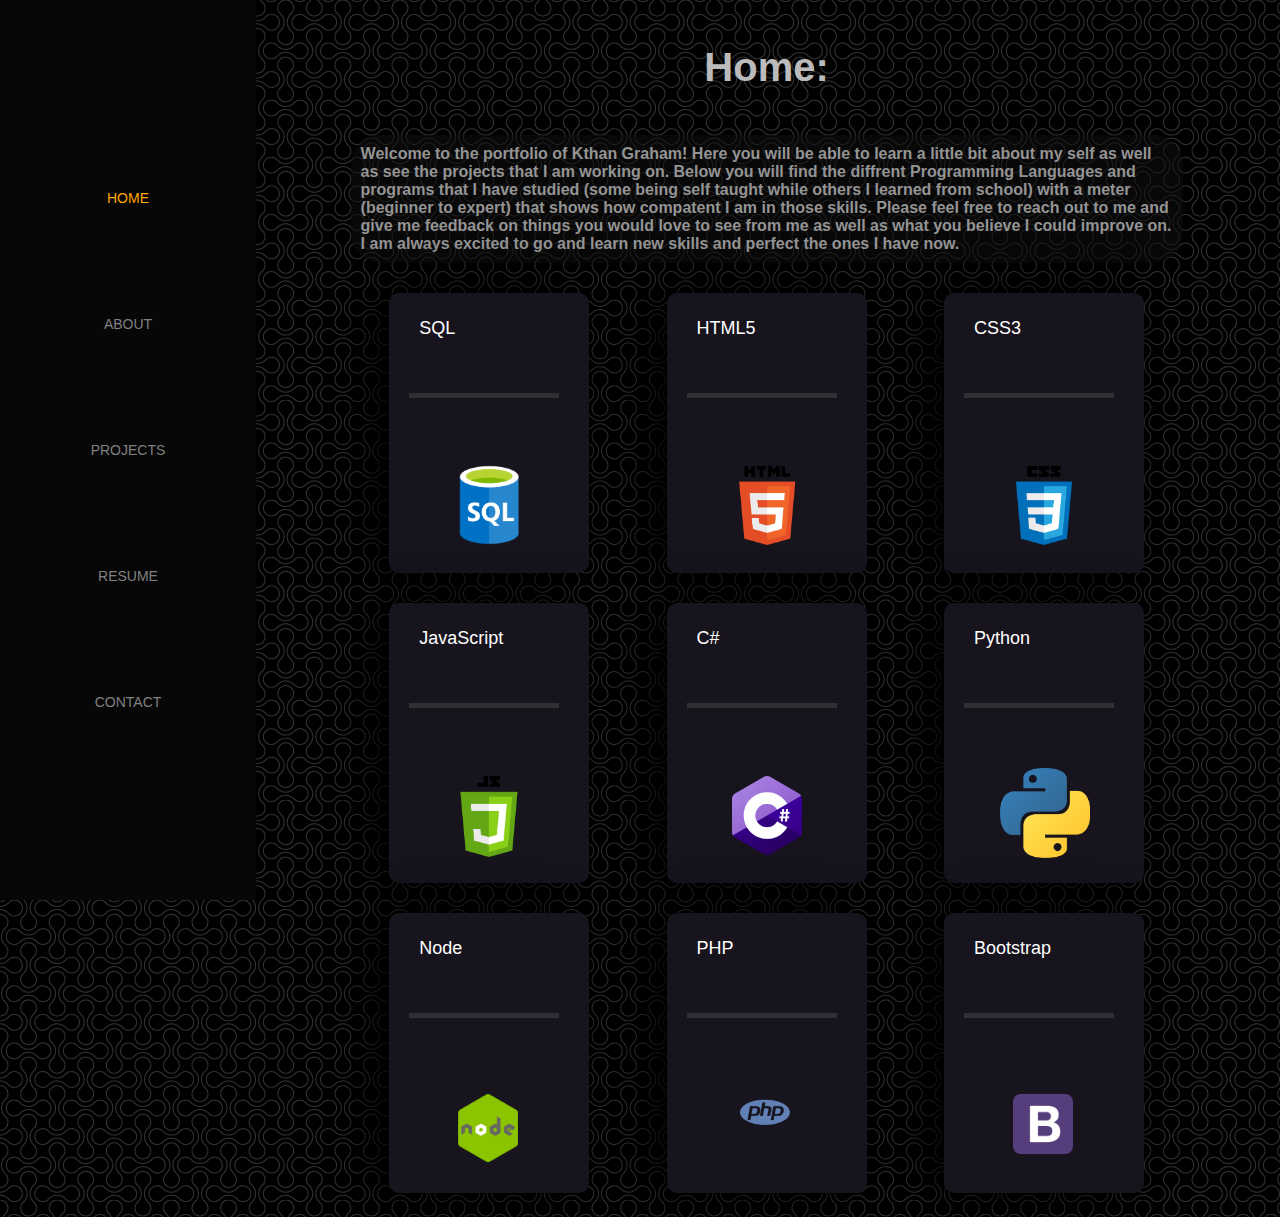
<file: index.html>
<!DOCTYPE html>
<html lang="en">
<head>
    <meta charset="UTF-8">
    <meta name="viewport" content="width=device-width, initial-scale=1.0">
    <meta name="description" content="This is Kthan Grahams' Portfolio, it is always being worked on so please check in at least once a week.">
    <link rel="stylesheet" href="Main.css">
    <title>Kthan Graham Home</title>
</head>

<nav>
  <div class="wrap"></div>
    <div class="sidebar">
      <ul style="list-style-type: none; margin-top: 15vh;">
        <li><a href="/index.html" style="color: orange;">HOME</a></li>
        <li><a href="/About.html">ABOUT</a></li>
        <li><a href="/Projects.html">PROJECTS</a></li>
        <li><a href="/Resume.html">RESUME</a></li>
        <li><a href="/Contact.html">CONTACT</a></li>
      </ul>
    </div>
  </div>
</nav>

<body>
  <div class="MainContainer">
    <div class="headerContainer">
      <h1>Home:</h1>
    </div>

    <div class="bodyContainer">
      <h3>Welcome to the portfolio of Kthan Graham! Here you will be able to learn a 
        little bit about my self as well as see the projects that I am working on.
        Below you will find the diffrent Programming Languages and programs that I have studied (some being self taught
        while others I learned from school) with a meter (beginner to expert) that shows how compatent
        I am in those skills. Please feel free to reach out to me and give me feedback on things you would love
        to see from me as well as what you believe I could improve on. I am always excited to go and learn new skills
        and perfect the ones I have now.
      </h3>
    </div>
    <div class="grid">

      <!--SQL-->
      <div class="card">
        <h3 class="title">SQL</h3>
        <div class="bar">
          <div class="emptybar"></div>
          <div class="filledbarSQL"></div>
        </div>
        <div class="circle">
          <img src="img/SQL.png" alt="SQL Logo" style="width: 80px; position:absolute;left: 17%; top: 14%;">
            <svg version="1.1" xmlns="http://www.w3.org/2000/svg">
          <circle class="stroke" cx="60" cy="60" r="50" />
        </svg>
        </div>
      </div>

      <!--HTML-->
      <div class="card">
      <h3 class="title">HTML5</h3>
      <div class="bar">
        <div class="emptybar"></div>
        <div class="filledbarHTML"></div>
      </div>
      <div class="circle">
        <img src="img/HTML5.png" alt="HTML logo" style="width: 60px; position:absolute;left: 25%; top: 15%;">
        <svg version="1.1" xmlns="http://www.w3.org/2000/svg">
        <circle class="stroke" cx="60" cy="60" r="50"/>
      </svg>
      </div>
      </div>

      <!--CSS-->
      <div class="card">
      <h3 class="title">CSS3</h3>
      <div class="bar">
        <div class="emptybar"></div>
        <div class="filledbarCSS"></div>
      </div>
      <div class="circle">
        <img src="img/CSS3.png" alt="CSS Logo" style="width: 60px; position:absolute;left: 25%; top: 15%;">
        <svg version="1.1" xmlns="http://www.w3.org/2000/svg">
        <circle class="stroke" cx="60" cy="60" r="50"/>
      </svg>
      </div>
      </div>

      <!--JavaScript-->
      <div class="card">
      <h3 class="title">JavaScript</h3>
      <div class="bar">
        <div class="emptybar"></div>
        <div class="filledbarJavaScript"></div>
      </div>
      <div class="circle">
        <img src="img/JS.png" alt="JavaScript Logo" style="width: 60px; position:absolute;left: 25%; top: 15%;">
        <svg version="1.1" xmlns="http://www.w3.org/2000/svg">
        <circle class="stroke" cx="60" cy="60" r="50"/>
      </svg>
      </div>
      </div>

      <!--C#-->
      <div class="card">
      <h3 class="title">C#</h3>
      <div class="bar">
        <div class="emptybar"></div>
        <div class="filledbarC"></div>
      </div>
      <div class="circle">
        <img src="img/C_Sharp_logo.png" alt="C# Logo" style="width: 70px; position:absolute;left: 21%; top: 15%;">
        <svg version="1.1" xmlns="http://www.w3.org/2000/svg">
        <circle class="stroke" cx="60" cy="60" r="50"/>
      </svg>
      </div>
      </div>

      <!--Python-->
      <div class="card">
      <h3 class="title">Python</h3>
      <div class="bar">
        <div class="emptybar"></div>
        <div class="filledbarfusion"></div>
      </div>
      <div class="circle">
        <img src="img/Python.png" alt="C# Logo" style="width: 90px; position:absolute;left: 13%; top: 10%;">
        <svg version="1.1" xmlns="http://www.w3.org/2000/svg">
        <circle class="stroke" cx="60" cy="60" r="50"/>
      </svg>
      </div>
      </div>

      <!--Node-->
      <div class="card">
      <h3 class="title">Node</h3>
      <div class="bar">
        <div class="emptybar"></div>
        <div class="filledbarPhotoshop"></div>
      </div>
      <div class="circle">
        <img src="img/Node.png" alt="C# Logo" style="width: 60px; position:absolute;left: 24%; top: 20%;">
        <svg version="1.1" xmlns="http://www.w3.org/2000/svg">
        <circle class="stroke" cx="60" cy="60" r="50"/>
      </svg>
      </div>
      </div>

      <!--PHP-->
      <div class="card">
        <h3 class="title">PHP</h3>
        <div class="bar">
          <div class="emptybar"></div>
          <div class="filledIndesign"></div>
        </div>
        <div class="circle">
          <img src="img/PHP.png" alt="C# Logo" style="width: 60px; position:absolute;left: 24%; top: 20%;">
          <svg version="1.1" xmlns="http://www.w3.org/2000/svg">
          <circle class="stroke" cx="60" cy="60" r="50"/>
        </svg>
        </div>
      </div>

      <!--Bootstrap-->
      <div class="card">
        <h3 class="title">Bootstrap</h3>
        <div class="bar">
          <div class="emptybar"></div>
          <div class="filledbarLightroom"></div>
        </div>
        <div class="circle">
          <img src="img/Bootstrap.png" alt="Lightroom Logo" style="width: 60px; position:absolute;left: 24%; top: 20%;">
          <svg version="1.1" xmlns="http://www.w3.org/2000/svg">
          <circle class="stroke" cx="60" cy="60" r="50"/>
        </svg>
        </div>
      </div>

<div class="BGimg"></div>
</body>
</html>
</file>
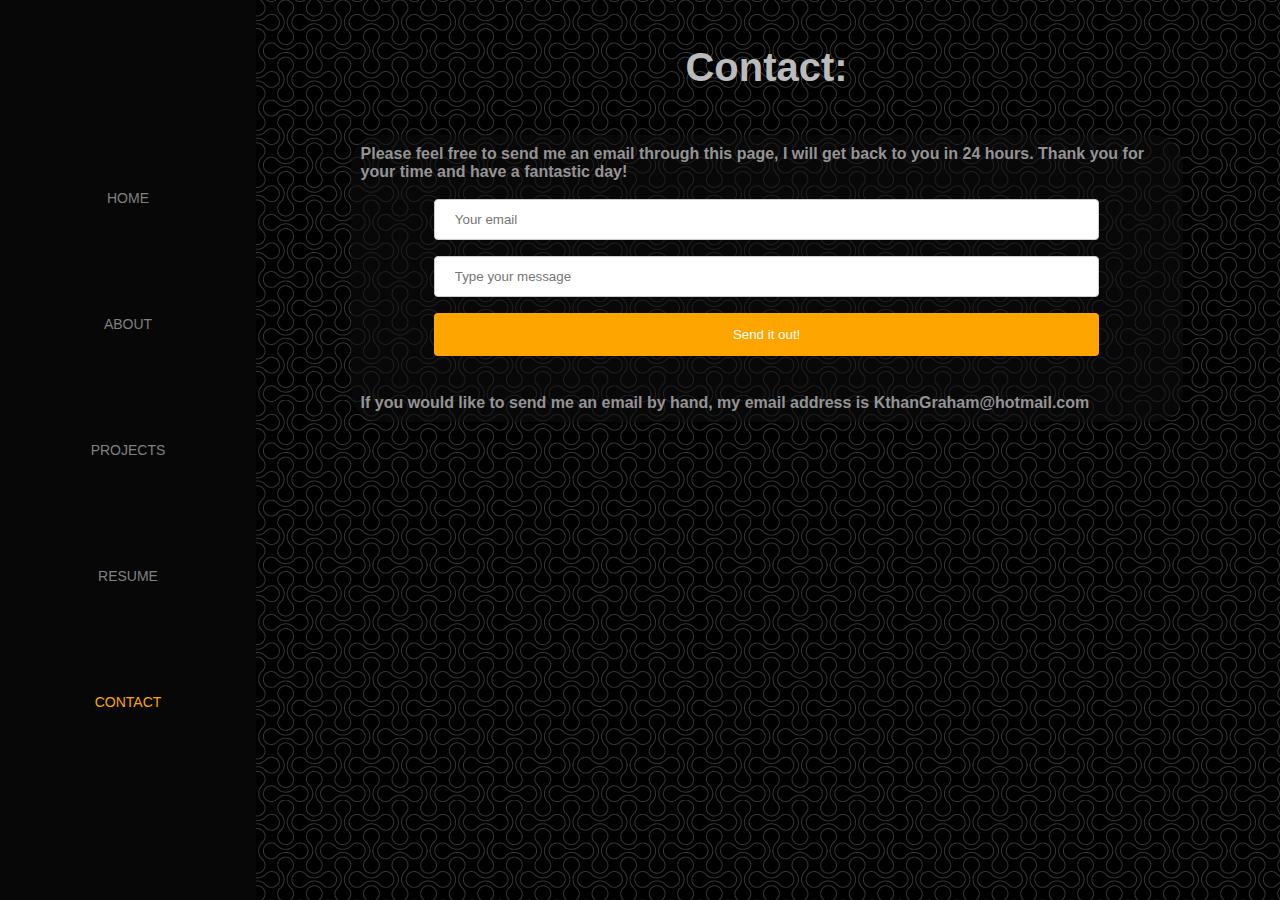
<file: Contact.html>
<!DOCTYPE html>
<html lang="en">
<head>
    <meta charset="UTF-8">
    <meta name="viewport" content="width=device-width, initial-scale=1.0">
    <link rel="stylesheet" href="Main.css">
    <title>Kthan Graham Contact</title>
</head>

<nav>
  <div class="wrap"></div>
    <div class="sidebar">
      <ul style="list-style-type: none; margin-top: 15vh;">
        <li><a href="/index.html">HOME</a></li>
        <li><a href="/About.html">ABOUT</a></li>
        <li><a href="/Projects.html">PROJECTS</a></li>
        <li><a href="/Resume.html">RESUME</a></li>
        <li><a href="/Contact.html" style="color: orange;">CONTACT</a></li>
      </ul>
    </div>
  </div>
</nav>

<body>
  <div class="MainContainer">
    <div class="headerContainer">
      <h1>Contact:</h1>
    </div>

    <div class="bodyContainer">
      <h3>Please feel free to send me an email through this page, I will get back to you in 24 hours. Thank you for your time and have a fantastic day!</h3>
      <div id="contact" style="padding-bottom: 20px;">
        
        <div id="contact-form">
                <form action="https://formspree.io/f/mdopkykn" method="POST">
                <input type="hidden" name="_subject" value="Contact request from personal website"/>
                <input type="email" name="_replyto" placeholder="Your email" required>
                <input name="message" placeholder="Type your message" required></textarea>
                <button type="submit">Send it out!</button>
            </form>
        </div>
    </div>
    <h3>If you would like to send me an email by hand, my email address is KthanGraham@hotmail.com</h3>

    </div>
  </div>

<div class="BGimg"></div>
</body>
</html>
</file>
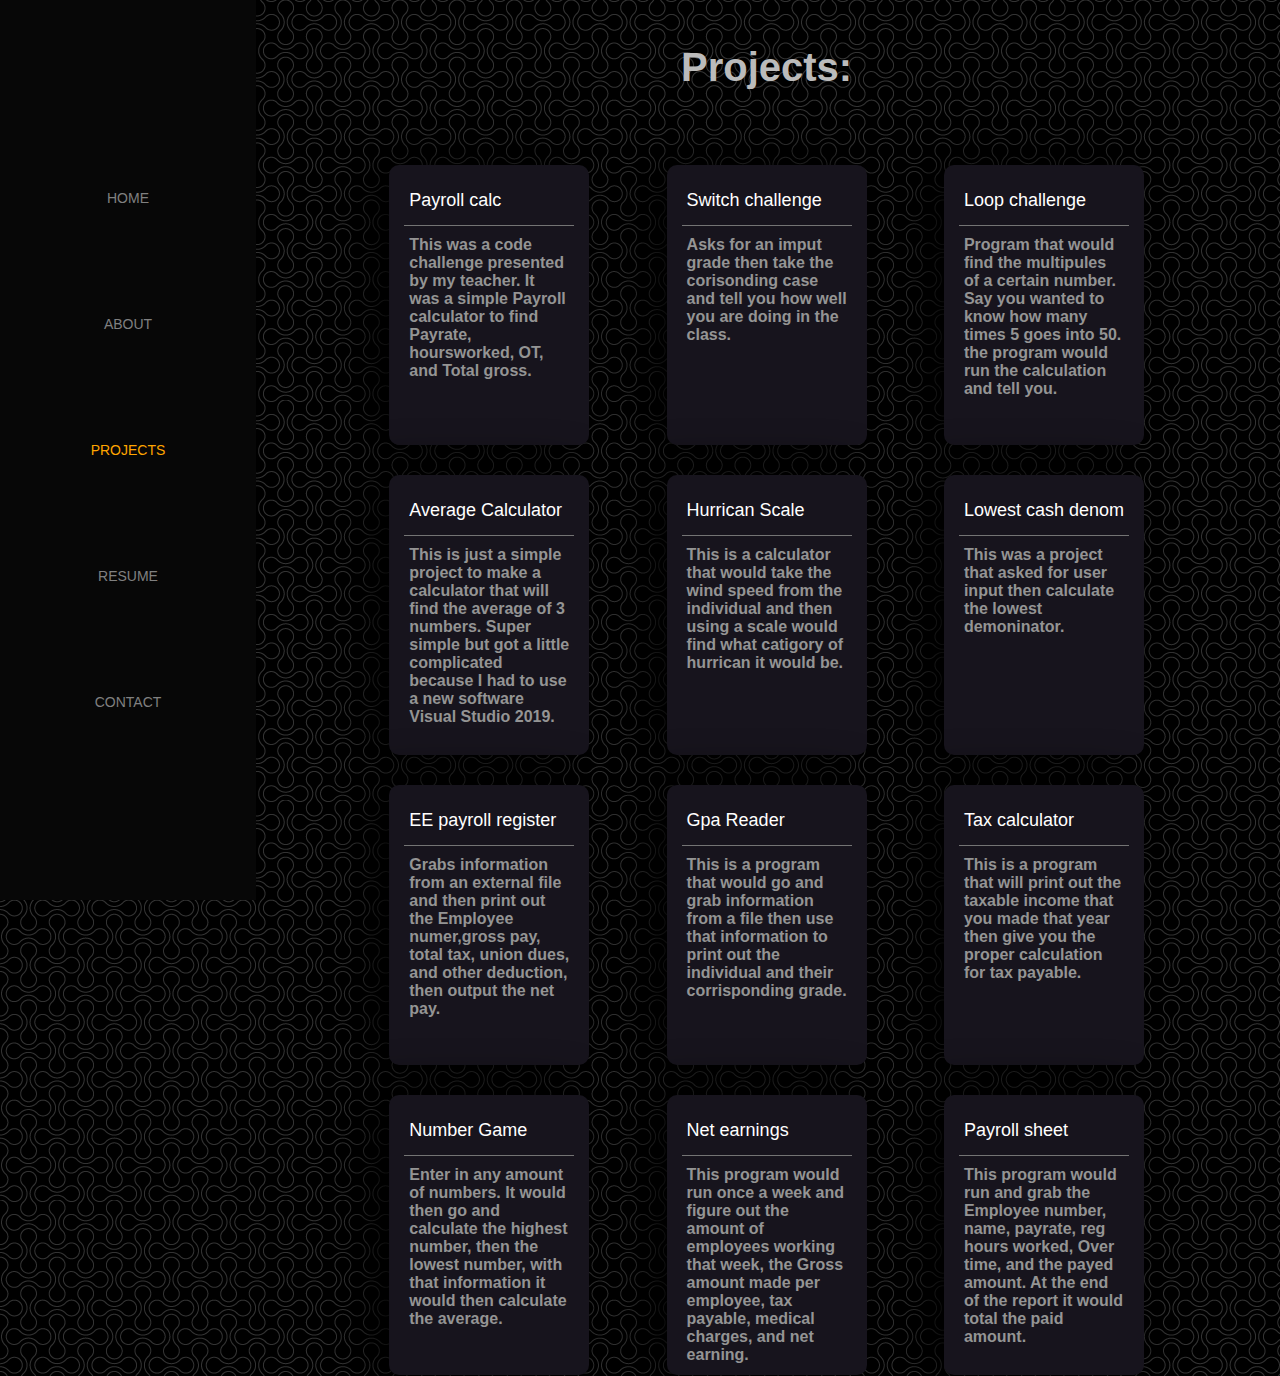
<file: Projects.html>
<!DOCTYPE html>
<html lang="en">
<head>
    <meta charset="UTF-8">
    <meta name="viewport" content="width=device-width, initial-scale=1.0">
    <link rel="stylesheet" href="Main.css">
    <title>Kthan Graham Projects</title>
</head>

<nav>
  <div class="wrap"></div>
    <div class="sidebar">
      <ul style="list-style-type: none; margin-top: 15vh;">
        <li><a href="/index.html">HOME</a></li>
        <li><a href="/About.html">ABOUT</a></li>
        <li><a href="/Projects.html" style="color: orange;">PROJECTS</a></li>
        <li><a href="/Resume.html">RESUME</a></li>
        <li><a href="/Contact.html">CONTACT</a></li>
      </ul>
    </div>
  </div>
</nav>

<body>
  <div class="MainContainer">
    <div class="headerContainer">
      <h1>Projects:</h1>
    </div>

    <div class="bodyContainer"></div>
      <div class="projectGrid">
        
        <div class="pCard" style="cursor: pointer;" onclick="window.location='https://github.com/Kthan-Graham/JavaScript-Classwork/blob/master/CodeC.java'">
          <h1 class="title">Payroll calc</h1>
          <div class="line"></div>
          <div class="descBox">
            <h3>This was a code challenge presented by my teacher. It was a simple Payroll calculator to find Payrate, hoursworked, OT, and Total gross.</h3>
          </div>
        </div>
        <div class="pCard" style="cursor: pointer;" onclick="window.location='https://github.com/Kthan-Graham/JavaScript-Classwork/blob/master/SwitchC.java'">
          <h1 class="title">Switch challenge</h1>
          <div class="line"></div>
          <div class="descBox">
            <h3>Asks for an imput grade then take the corisonding case and tell you how well you are doing in the class.</h3>
          </div>
        </div>
        <div class="pCard" style="cursor: pointer;" onclick="window.location='https://github.com/Kthan-Graham/JavaScript-Classwork/blob/master/loopchallenge.java'">
          <h1 class="title">Loop challenge</h1>
          <div class="line"></div>
          <div class="descBox">
            <h3>Program that would find the multipules of a certain number. Say you wanted to know how many times 5 goes into 50. the program would run the calculation and tell you.</h3>
          </div>
        </div>
        <div class="pCard" style="cursor: pointer;" onclick="window.location='https://github.com/Kthan-Graham/C-Classwork/tree/master/AverageCalc'">
          <h1 class="title">Average Calculator</h1>
          <div class="line"></div>
          <div class="descBox">
            <h3>This is just a simple project to make a calculator that will find the average of 3 numbers. Super simple but got a little complicated because I had to use a new software Visual Studio 2019.</h3>
          </div>
        </div>
        <div class="pCard" style="cursor: pointer;" onclick="window.location='https://github.com/Kthan-Graham/C-Classwork/tree/master/HurricanScale'">
          <h1 class="title">Hurrican Scale</h1>
          <div class="line"></div>
          <div class="descBox">
            <h3>This is a calculator that would take the wind speed from the individual and then using a scale would find what catigory of hurrican it would be.</h3>
          </div>
        </div>
        <div class="pCard" style="cursor: pointer;" onclick="window.location='https://github.com/Kthan-Graham/C-Classwork/tree/master/Lowest%20demoninator%20break%20down'">
          <h1 class="title">Lowest cash denom</h1>
          <div class="line"></div>
          <div class="descBox">
            <h3>This was a project that asked for user input then calculate the lowest demoninator.</h3>
          </div>
        </div>
        <div class="pCard" style="cursor: pointer;" onclick="window.location='https://github.com/Kthan-Graham/RAP-Java/tree/master/EE'">
          <h1 class="title">EE payroll register</h1>
          <div class="line"></div>
          <div class="descBox">
            <h3>Grabs information from an external file and then print out the Employee numer,gross pay, total tax, union dues, and other deduction, then output the net pay.</h3>
          </div>
        </div>
        <div class="pCard" style="cursor: pointer;" onclick="window.location='https://github.com/Kthan-Graham/RAP-Java/tree/master/GPA%20reader'">
          <h1 class="title">Gpa Reader</h1>
          <div class="line"></div>
          <div class="descBox">
            <h3>This is a program that would go and grab information from a file then use that information to print out the individual and their corrisponding grade.</h3>
          </div>
        </div>
        <div class="pCard" style="cursor: pointer;" onclick="window.location='https://github.com/Kthan-Graham/RAP-Java/tree/master/Homework'">
          <h1 class="title">Tax calculator</h1>
          <div class="line"></div>
          <div class="descBox">
            <h3>This is a program that will print out the taxable income that you made that year then give you the proper calculation for tax payable.</h3>
          </div>
        </div>
        <div class="pCard" style="cursor: pointer;" onclick="window.location='https://github.com/Kthan-Graham/RAP-Java/tree/master/Kthan%20Graham%20Exam%20III'">
          <h1 class="title">Number Game</h1>
          <div class="line"></div>
          <div class="descBox">
            <h3>Enter in any amount of numbers. It would then go and calculate the highest number, then the lowest number, with that information it would then calculate the average.</h3>
          </div>
        </div>
        <div class="pCard" style="cursor: pointer;" onclick="window.location='https://github.com/Kthan-Graham/RAP-Java/tree/master/Payroll%20Totals'">
          <h1 class="title">Net earnings</h1>
          <div class="line"></div>
          <div class="descBox">
            <h3>This program would run once a week and figure out the amount of employees working that week, the Gross amount made per employee, tax payable, medical charges, and net earning.</h3>
          </div>
        </div>
        <div class="pCard" style="cursor: pointer;" onclick="window.location='https://github.com/Kthan-Graham/RAP-Java/tree/master/Payroll'">
          <h1 class="title">Payroll sheet</h1>
          <div class="line"></div>
          <div class="descBox">
            <h3>This program would run and grab the Employee number, name, payrate, reg hours worked, Over time, and the payed amount. At the end of the report it would total the paid amount.</h3>
          </div>
        </div>

      </div>
    </div>
<div class="BGimg"></div>
</body>
</html>
</file>
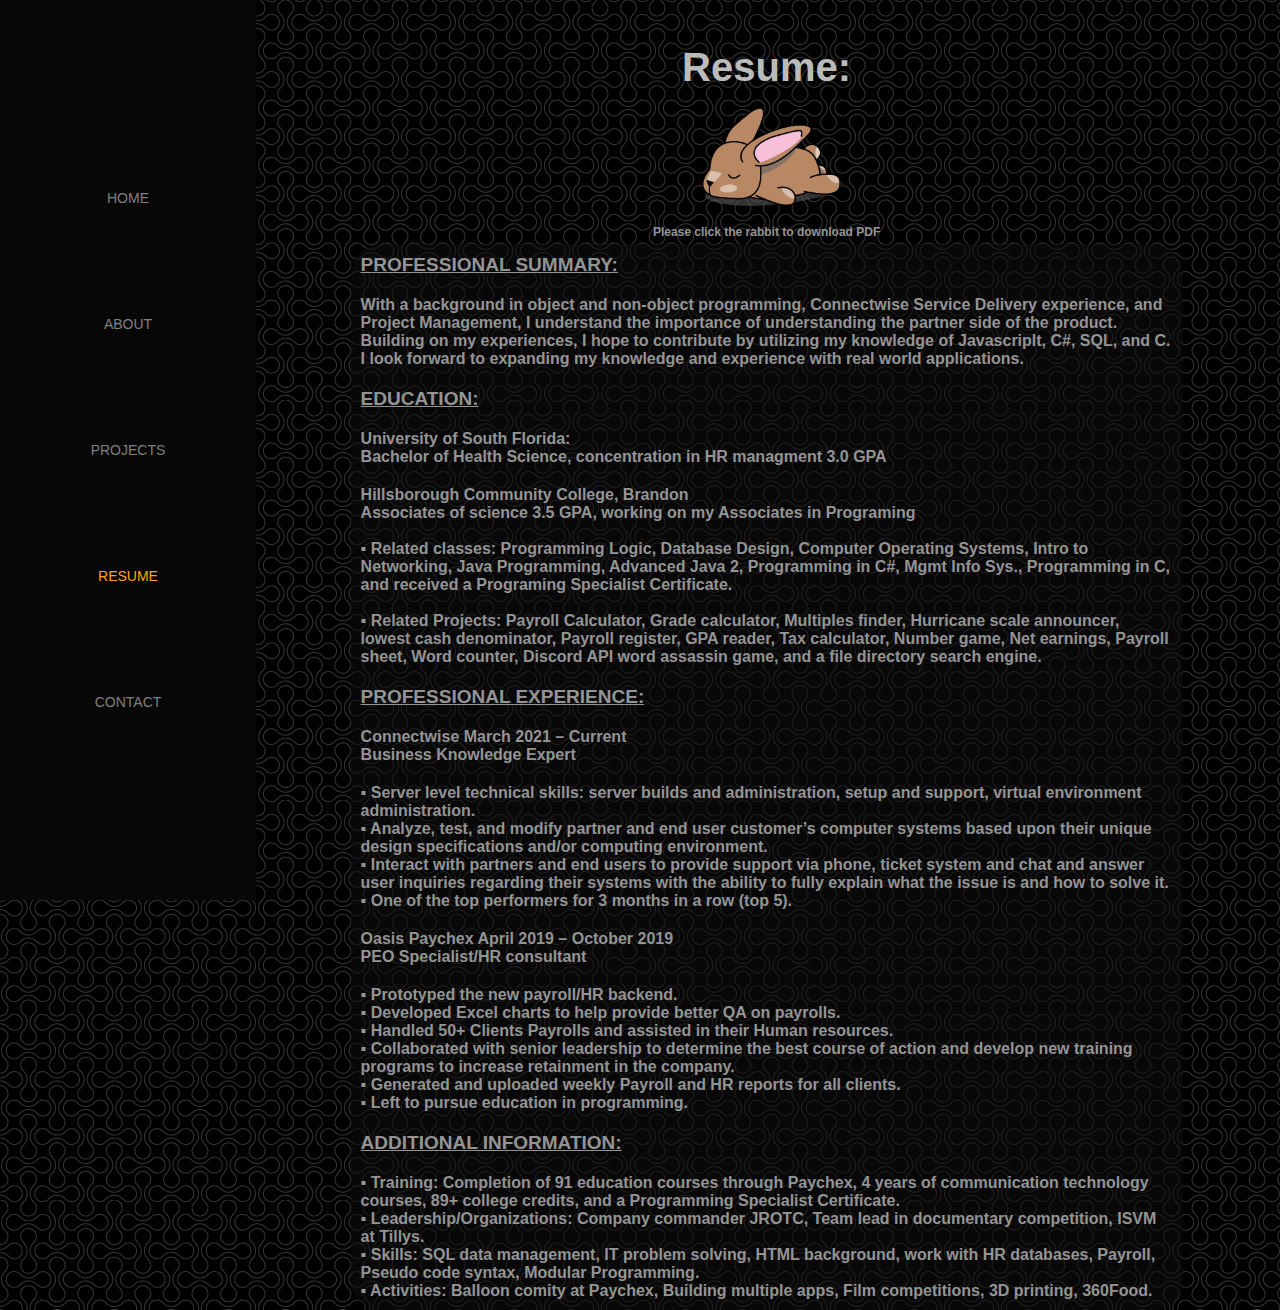
<file: Resume.html>
<!DOCTYPE html>
<html lang="en">
<head>
    <meta charset="UTF-8">
    <meta name="viewport" content="width=device-width, initial-scale=1.0">
    <link rel="stylesheet" href="Main.css">
    <title>Kthan Graham Resume</title>
</head>
<style>
div.a {
  text-indent: 50px;
}

</style>
<nav>
  <div class="wrap"></div>
    <div class="sidebar">
      <ul style="list-style-type: none; margin-top: 15vh;">
        <li><a href="/index.html">HOME</a></li>
        <li><a href="/About.html" >ABOUT</a></li>
        <li><a href="/Projects.html">PROJECTS</a></li>
        <li><a href="/Resume.html" style="color: orange;">RESUME</a></li>
        <li><a href="/Contact.html">CONTACT</a></li>
      </ul>
    </div>
  </div>
</nav>

<body>
  <div class="MainContainer">
    <div class="headerContainer">
      <h1>Resume:</h1>
    </div>
    <a href="/Resume/Resume.pdf" download>
      <img src="/img/cuterabbit.png" title="Click me to Download PDF"alt="" width="150vw">
    </a>
    <h2>Please click the rabbit to download PDF</h2>

    <div class="bodyContainer" style="margin-top: -15px;">
            <h4>PROFESSIONAL SUMMARY:</h4>
        <h3>
          With a background in object and non-object programming, Connectwise Service Delivery experience, 
          and Project Management, I understand the importance of understanding the partner side of the 
          product. Building on my experiences, I hope to contribute by utilizing my knowledge of Javascriplt, 
          C#, SQL, and C. I look forward to expanding my knowledge and experience with real world applications.
        </h3>

      <h4>EDUCATION:</h4>
        <h3>
          University of South Florida:<br>
          Bachelor of Health Science, concentration in HR managment 3.0 GPA
        </h3>
        <h3>
          Hillsborough Community College, Brandon<br>
          Associates of science 3.5 GPA, working on my Associates in Programing
          <br>
            <br>
            ▪ Related classes: Programming Logic, Database Design, Computer Operating Systems, 
            Intro to Networking, Java Programming, Advanced Java 2, Programming in C#, Mgmt Info Sys., 
            Programming in C, and received a Programing Specialist Certificate.
            <br>
            <br>
            ▪ Related Projects: Payroll Calculator, Grade calculator, Multiples finder, 
            Hurricane scale announcer, lowest cash denominator, Payroll register, GPA reader, 
            Tax calculator, Number game, Net earnings, Payroll sheet, Word counter, 
            Discord API word assassin game, and a file directory search engine.
        </h3>

      <h4>PROFESSIONAL EXPERIENCE:</h4>
      <h3>
        Connectwise March 2021 – Current <br>
        Business Knowledge Expert <br>
      </h3>
      <h3>
        ▪ Server level technical skills: server builds and administration, setup and support, virtual environment administration.<br>
        ▪ Analyze, test, and modify partner and end user customer’s computer systems based upon their unique design specifications and/or computing environment.<br>
        ▪ Interact with partners and end users to provide support via phone, ticket system and chat and answer user inquiries regarding their systems with the ability to fully explain what the issue is and how to solve it.<br>
        ▪ One of the top performers for 3 months in a row (top 5).<br>
      </h3>
      
      <h3>
          Oasis Paychex April 2019 – October 2019 <br>
          PEO Specialist/HR consultant <br>
        </h3>
        <h3>
          ▪ Prototyped the new payroll/HR backend.<br>
          ▪ Developed Excel charts to help provide better QA on payrolls.<br>
          ▪ Handled 50+ Clients Payrolls and assisted in their Human resources.<br>
          ▪ Collaborated with senior leadership to determine the best course of action and develop new training programs to increase retainment in the company.<br>
          ▪ Generated and uploaded weekly Payroll and HR reports for all clients.<br>
          ▪ Left to pursue education in programming.<br>
        </h3>

      <h4>ADDITIONAL INFORMATION:</h4>
        <h3>
          ▪ Training: Completion of 91 education courses through Paychex, 
          4 years of communication technology courses, 89+ college credits, 
          and a Programming Specialist Certificate.<br>
          ▪ Leadership/Organizations: Company commander JROTC, Team lead in documentary competition, ISVM at Tillys.<br>
          ▪ Skills: SQL data management, IT problem solving, HTML background, work with HR databases, Payroll,
          Pseudo code syntax, Modular Programming.<br>
          ▪ Activities: Balloon comity at Paychex, Building multiple apps, Film competitions, 3D printing, 360Food.<br>
        </h3>
    </div>

  </div>
<div class="BGimg"></div>
</body>
</html>
</file>
<file: Main.css>
* {
    margin: 0;
    padding: 0;
}
nav {
    position: fixed;
    background-color: rgb(7, 7, 7);
    width: 20vw;
    min-width: 80px;
    max-width: 300px;
    height: 100%;

    text-align: center;
}
.wrap{
    display: flex;
    position: fixed;

}
.sidebar {
    display: fixed;
    height: 100vw;
    margin-left: auto;
    margin-right: auto;
    width: 80px;
}
body 
    {
    height: 100%;
    width: 100%;
    background-image: url(/img/double-bubble-dark.png); 
    background-repeat: repeat;
    }
.MainContainer {
    position: absolute;
    text-align: center;
    width: 65vw;
    
    left: 27vw;
    margin-left: 5px;

}
.headerContainer{
    //background-color: aquamarine;
    width: 100%;
    height: 75px;
    margin-top: 30px;

    text-align: center;
}
.bodyContainer {
    background-color: rgba(15, 15, 15, 0.548);
    width: 100%;
    height: fit-content;
    margin-top: 30px;
    border-radius: 30px;
}
.grid {
    //background-color: aqua;
    width: 100%;
    height: fit-content;

    display: grid;
    grid-template-columns: 1fr 1fr 1fr 1fr 1fr;
    grid-template-rows:310px 310px;
}
.projectGrid {
    //background-color: aqua;
    width: 100%;
    height: fit-content;

    display: grid;
    grid-template-columns: 1fr 1fr 1fr 1fr 1fr;
    grid-template-rows:310px 310px;
}

.contact {
    text-align: center;

}
input[type=email], select {
    width: 80%;
    padding: 12px 20px;
    margin: 8px 0;
    display: inline-block;
    border: 1px solid #ccc;
    border-radius: 4px;
    box-sizing: border-box;
}
input[name=message] {
    width: 80%;
    padding: 12px 20px;
    margin: 8px 0;
    display: inline-block;
    border: 1px solid #ccc;
    border-radius: 4px;
    box-sizing: border-box;
}
button[type=submit] {
    width: 80%;
    background-color: orange;
    color: white;
    padding: 14px 20px;
    margin: 8px 0;
    border: none;
    border-radius: 4px;
    cursor: pointer;
}
button[type=submit]:hover {
    background-color: rgb(255, 205, 112);
}
a {
    list-style-type: none;
    ;

    font-size: 14px;
    font-family: Arial, Helvetica, sans-serif;
    color: gray;
    text-decoration: none;
    line-height: 14vh;
}
.headerContainer h1{
    color: rgb(187, 187, 187);
    padding-top: 15px;
    
    font-size: 40px;
    font-family: Arial, Helvetica, sans-serif;
}

.line {
    margin-left: auto;
    margin-right: auto;
    margin-top: 60px;
    background-color: rgb(116, 116, 116);
    width: 170px;
    height: 1px;
}
.descBox {
    margin-left: auto;
    margin-right: auto;
    width: 180px;
    height: 220px;    
}

h1 {
    color: rgb(148, 148, 148);
    font-family: Arial, Helvetica, sans-serif;
    font-size: 20px;

    margin-top: 10px;
    height: 30px;
}
h2 {
    color: rgb(148, 148, 148);
    font-family: Arial, Helvetica, sans-serif;
    font-size: 12px;

    text-align: center;
    margin-top: -40px;
    margin-bottom: 20px;
}
h3 {
    color: rgb(148, 148, 148);
    font-family: Arial, Helvetica, sans-serif;
    font-size: 16px;

    text-align: left;

    padding: 10px;
}
h4 {
    color: rgb(148, 148, 148);
    font-family: Arial, Helvetica, sans-serif;
    font-size: 19px;
    text-align: left;

    text-decoration: underline;
    padding: 10px;
}

.MainContainer h4 {
    color: rgb(148, 148, 148);
    font-family: Arial, Helvetica, sans-serif;

    padding: 10px;
}

@media only screen and (max-width: 1000px){
    .grid {
        grid-template-columns: 1fr;
        grid-template-rows: 1fr ;
    }
    .projectGrid {
        grid-template-columns: 1fr;
        grid-template-rows: 1fr ;
    }
}
@media only screen and (max-width: 1800px) and (min-width:1000px) {
    .grid {
        grid-template-columns: 1fr 1fr 1fr ;
        grid-template-rows: 1fr ;
    }
    .projectGrid {
        grid-template-columns: 1fr 1fr 1fr ;
        grid-template-rows: 1fr ;
    }
}





.pCard {
    margin-top: 30px;
    display: grid;
    height: 280px;
    width: 200px;
    margin-left: auto;
    margin-right: auto;
    min-width: 200px;
    background-color: #17141d;
    border-radius: 10px;
    box-shadow: -1rem 0 3rem #000;
  /*   margin-left: -50px; */
    transition: 0.4s ease-out;
    position: relative;
}
.card {
    margin-top: 30px;
    display: grid;
    height: 280px;
    width: 100px;
    margin-left: auto;
    margin-right: auto;
    min-width: 200px;
    background-color: #17141d;
    border-radius: 10px;
    box-shadow: -1rem 0 3rem #000;
  /*   margin-left: -50px; */
    transition: 0.4s ease-out;
    position: relative;
}
.card:hover {
    transform: translateY(-20px);
    transition: 0.4s ease-out;
}
.card:hover ~ .card {
    position: relative;
    transition: 0.4s ease-out;
}
.title {
    color: white;
    font-size: 18px;
    font-weight: 200;
    position: absolute;
    left: 20px;
    top: 15px;
}
.bar {
    position: absolute;
    top: 100px;
    left: 20px;
    height: 5px;
    width: 150px;
}
.emptybar {
    background-color: #2e3033;
    width: 100%;
    height: 100%;
}



.filledbar {
    position: absolute;
    top: 0px;
    z-index: 3;
    width: 0;
    height: 100%;
    background: rgb(0,154,217);
    background: linear-gradient(90deg, blue 0%, orange 65%, green 100%);
    transition: 0.6s ease-out;
}
.filledbarSQL {
    position: absolute;
    top: 0px;
    z-index: 3;
    width: 0;
    height: 100%;
    background: rgb(0,154,217);
    background: linear-gradient(90deg, blue 0%, orange 65%, green 100%);
    transition: 0.6s ease-out;
}
.filledbarHTML {
    position: absolute;
    top: 0px;
    z-index: 3;
    width: 0;
    height: 100%;
    background: rgb(0,154,217);
    background: linear-gradient(90deg, blue 0%, orange 65%, green 100%);
    transition: 0.6s ease-out;
}
.filledbarCSS {
    position: absolute;
    top: 0px;
    z-index: 3;
    width: 0;
    height: 100%;
    background: rgb(0,154,217);
    background: linear-gradient(90deg, blue 0%, orange 65%, green 100%);
    transition: 0.6s ease-out;
}
.filledbarJavaScript {
    position: absolute;
    top: 0px;
    z-index: 3;
    width: 0;
    height: 100%;
    background: rgb(0,154,217);
    background: linear-gradient(90deg, blue 0%, orange 65%, green 100%);
    transition: 0.6s ease-out;
}
.filledbarC {
    position: absolute;
    top: 0px;
    z-index: 3;
    width: 0;
    height: 100%;
    background: rgb(0,154,217);
    background: linear-gradient(90deg, blue 0%, orange 65%, green 100%);
    transition: 0.6s ease-out;
}
.filledbarfusion {
    position: absolute;
    top: 0px;
    z-index: 3;
    width: 0;
    height: 100%;
    background: rgb(0,154,217);
    background: linear-gradient(90deg, blue 0%, orange 65%, green 100%);
    transition: 0.6s ease-out;
}
.filledbarPhotoshop {
    position: absolute;
    top: 0px;
    z-index: 3;
    width: 0;
    height: 100%;
    background: rgb(0,154,217);
    background: linear-gradient(90deg, blue 0%, orange 65%, green 100%);
    transition: 0.6s ease-out;
}
.filledIndesign {
    position: absolute;
    top: 0px;
    z-index: 3;
    width: 0;
    height: 100%;
    background: rgb(0,154,217);
    background: linear-gradient(90deg, blue 0%, orange 65%, green 100%);
    transition: 0.6s ease-out;
}
.filledbarLightroom {
    position: absolute;
    top: 0px;
    z-index: 3;
    width: 0;
    height: 100%;
    background: rgb(0,154,217);
    background: linear-gradient(90deg, blue 0%, orange 65%, green 100%);
    transition: 0.6s ease-out;
}
.filledbarDreamweaver {
    position: absolute;
    top: 0px;
    z-index: 3;
    width: 0;
    height: 100%;
    background: rgb(0,154,217);
    background: linear-gradient(90deg, blue 0%, orange 65%, green 100%);
    transition: 0.6s ease-out;
}
.filledbarVScode {
    position: absolute;
    top: 0px;
    z-index: 3;
    width: 0;
    height: 100%;
    background: rgb(0,154,217);
    background: linear-gradient(90deg, blue 0%, orange 65%, green 100%);
    transition: 0.6s ease-out;
}



.card:hover .filledbar {
    width: 50%;
    transition: 0.4s ease-out;
}
.card:hover .filledbarSQL {
    width: 90%;
    transition: 0.4s ease-out;
}
.card:hover .filledbarHTML {
    width: 60%;
    transition: 0.4s ease-out;
}
.card:hover .filledbarCSS {
    width: 60%;
    transition: 0.4s ease-out;
}
.card:hover .filledbarJavaScript {
    width: 80%;
    transition: 0.4s ease-out;
}
.card:hover .filledbarC {
    width: 80%;
    transition: 0.4s ease-out;
}
.card:hover .filledbarfusion {
    width: 100%;
    transition: 0.4s ease-out;
}
.card:hover .filledbarPhotoshop {
    width: 100%;
    transition: 0.4s ease-out;
}
.card:hover .filledbarLightroom {
    width: 100%;
    transition: 0.4s ease-out;
}
.card:hover .filledIndesign {
    width: 70%;
    transition: 0.4s ease-out;
}
.card:hover .filledbarDreamweaver {
    width: 60%;
    transition: 0.4s ease-out;
}
.card:hover .filledbarVScode {
    width: 70%;
    transition: 0.4s ease-out;
}





.circle {
    position: absolute;
    top: 150px;
    left: calc(50% - 60px);
}
.stroke {
    stroke: white;
    stroke-dasharray: 420;
    stroke-dashoffset: 420;
    transition: 0.6s ease-out;
}
svg {
    fill: #17141d;
    stroke-width: 2px;
    max-width: 120px;
}
.card:hover .stroke {
    stroke-dashoffset: 100;
    transition: 0.6s ease-out;
}
</file>
